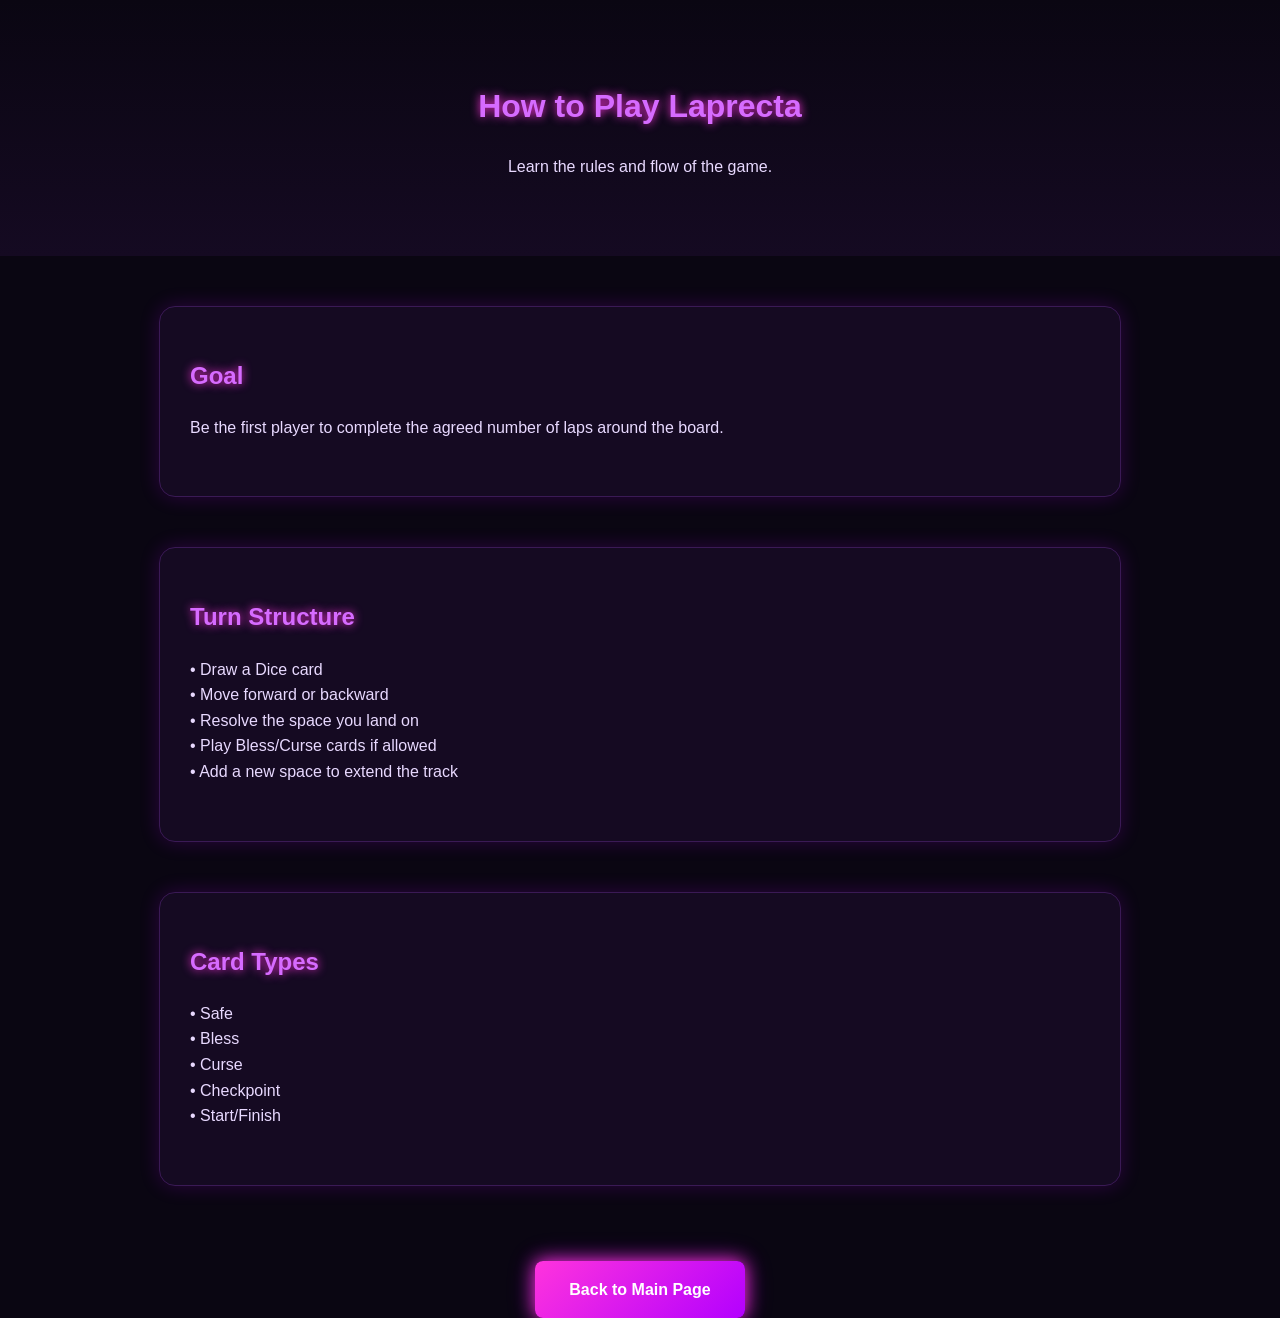
<file: howtoplay.html>
<!DOCTYPE html>
<html lang="en">
<head>
    <meta charset="UTF-8">
    <title>Laprecta – How to Play</title>
    <link rel="stylesheet" href="style.css">
</head>
<body>

<header class="hero">
    <h1>How to Play Laprecta</h1>
    <p class="tagline">Learn the rules and flow of the game.</p>
</header>

<section class="section-card">
    <h2>Goal</h2>
    <p>Be the first player to complete the agreed number of laps around the board.</p>
</section>

<section class="section-card">
    <h2>Turn Structure</h2>
    <p>
        • Draw a Dice card<br>
        • Move forward or backward<br>
        • Resolve the space you land on<br>
        • Play Bless/Curse cards if allowed<br>
        • Add a new space to extend the track
    </p>
</section>

<section class="section-card">
    <h2>Card Types</h2>
    <p>
        • Safe<br>
        • Bless<br>
        • Curse<br>
        • Checkpoint<br>
        • Start/Finish
    </p>
</section>

<section class="center">
    <a href="index.html" class="cta-button">Back to Main Page</a>
</section>

</body>
</html>
</file>
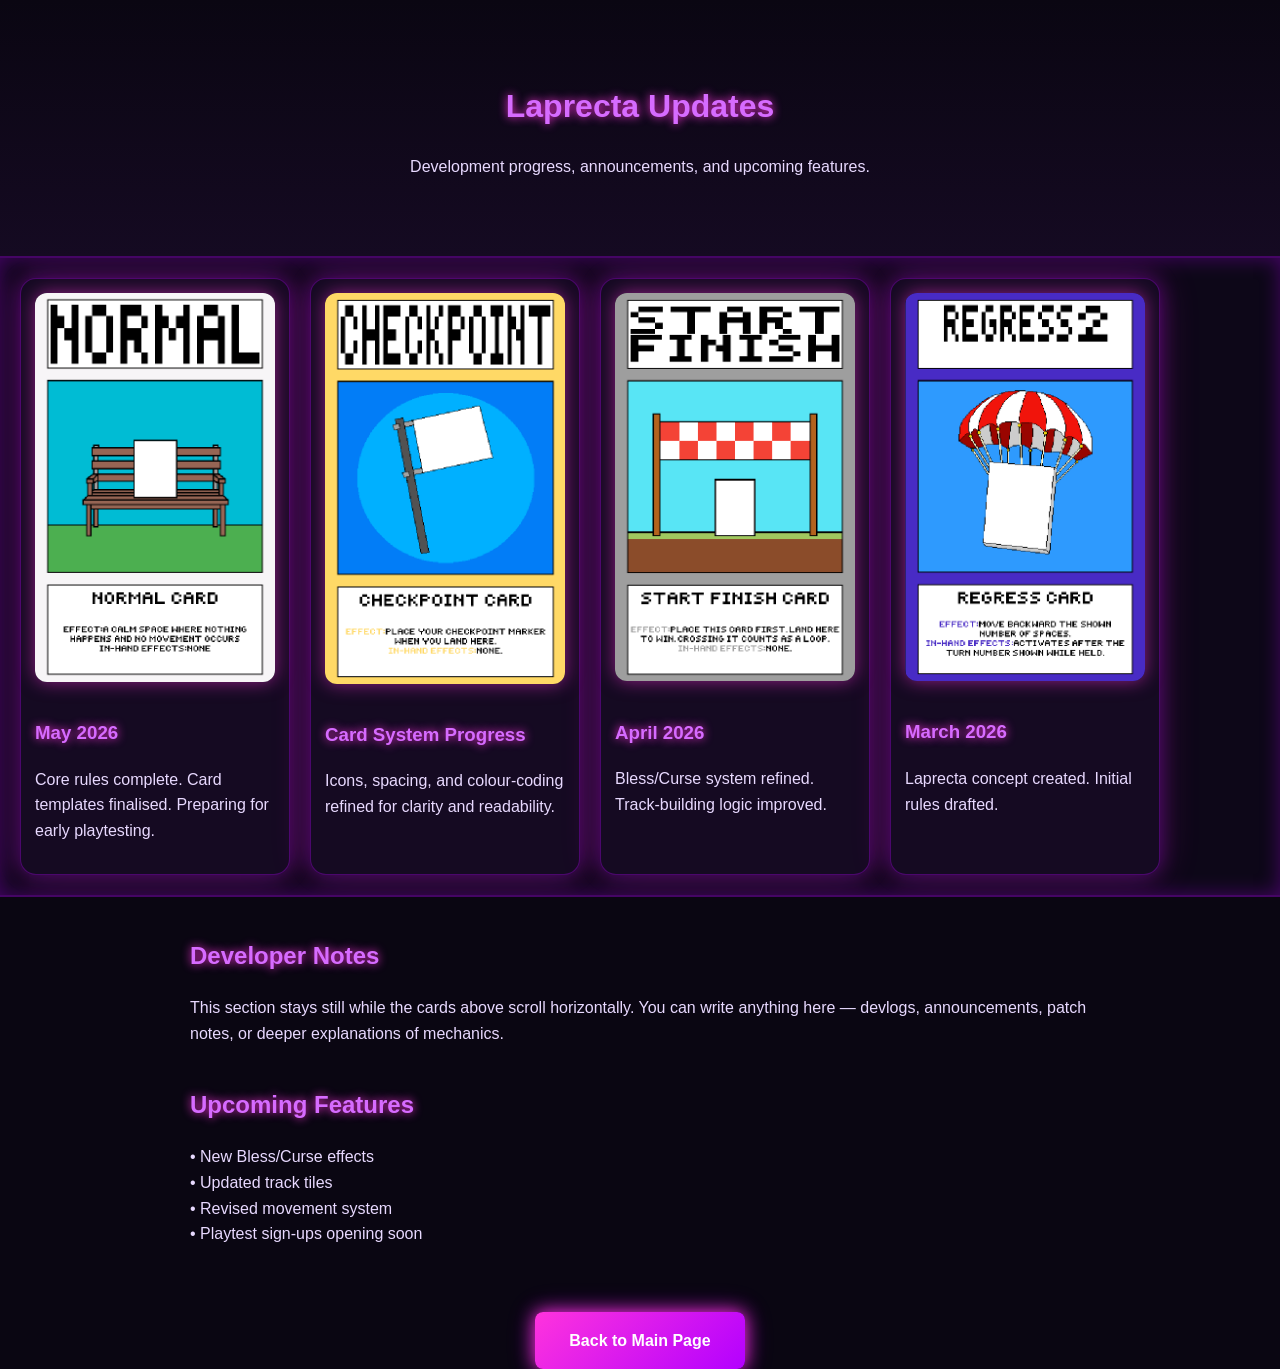
<file: updates.html>
<!DOCTYPE html>
<html lang="en">
<head>
    <meta charset="UTF-8">
    <title>Laprecta – Updates</title>
    <link rel="stylesheet" href="style.css">
</head>
<body>

<header class="hero">
    <h1>Laprecta Updates</h1>
    <p class="tagline">Development progress, announcements, and upcoming features.</p>
</header>

<section class="horizontal-scroll">

    <div class="scroll-card">
        <img src="normal card.png" class="scroll-img">
        <h3>May 2026</h3>
        <p>Core rules complete. Card templates finalised. Preparing for early playtesting.</p>
    </div>

    <div class="scroll-card">
        <img src="Screenshot 2026-05-13 111753.png" class="scroll-img">
        <h3>Card System Progress</h3>
        <p>Icons, spacing, and colour‑coding refined for clarity and readability.</p>
    </div>

    <div class="scroll-card">
        <img src="Screenshot 2026-05-13 111914.png" class="scroll-img">
        <h3>April 2026</h3>
        <p>Bless/Curse system refined. Track‑building logic improved.</p>
    </div>

    <div class="scroll-card">
        <img src="Screenshot 2026-05-13 111659.png" class="scroll-img">
        <h3>March 2026</h3>
        <p>Laprecta concept created. Initial rules drafted.</p>
    </div>

</section>

<section class="content-block">
    <h2>Developer Notes</h2>
    <p>
        This section stays still while the cards above scroll horizontally.
        You can write anything here — devlogs, announcements, patch notes,
        or deeper explanations of mechanics.
    </p>
</section>

<section class="content-block">
    <h2>Upcoming Features</h2>
    <p>
        • New Bless/Curse effects<br>
        • Updated track tiles<br>
        • Revised movement system<br>
        • Playtest sign‑ups opening soon
    </p>
</section>

<section class="center">
    <a href="index.html" class="cta-button">Back to Main Page</a>
</section>

</body>
</html>
</file>
<file: style.css>
/* ===== GLOBAL ===== */
body {
    margin: 0;
    padding: 0;
    background: #0a0612;
    color: #e8d9ff;
    font-family: 'Segoe UI', sans-serif;
    line-height: 1.6;
    overflow-x: hidden;
}

h1, h2, h3 {
    color: #d66bff;
    text-shadow: 0 0 10px #ff33dd;
}

a {
    color: #ff66ee;
    text-decoration: none;
}

/* ===== HERO ===== */
.hero {
    text-align: center;
    padding: 60px 20px;
    background: linear-gradient(to bottom, #0a0612 0%, #150a22 100%);
}

/* ===== HERO (UPGRADED FIRST PAGE) ===== */
.hero-enhanced {
    padding: 80px 20px;
    background: radial-gradient(circle at top, #1a0f2d, #0a0612 70%);
}

.hero-inner {
    max-width: 1100px;
    margin: auto;
    display: flex;
    align-items: center;
    justify-content: space-between;
    gap: 40px;
}

.hero-text {
    max-width: 500px;
}

.hero-image-wrapper {
    flex-shrink: 0;
}

.hero-image-large {
    width: 340px;
    border-radius: 16px;
    box-shadow: 0 0 30px #ff33dd88;
    transition: 0.3s ease;
}

.hero-image-large:hover {
    transform: translateY(-6px) scale(1.03);
    box-shadow: 0 0 40px #ff66eeaa;
}

/* ===== SECTION CARDS ===== */
.section-card {
    max-width: 900px;
    margin: 50px auto;
    padding: 30px 30px 40px;
    background: #150a22;
    border-radius: 16px;
    border: 1px solid #3a1a55;
    box-shadow: 0 0 20px #b300ff33;
    backdrop-filter: blur(4px);
}

/* ===== NEON DIVIDER ===== */
.neon-divider {
    width: 100%;
    height: 2px;
    background: linear-gradient(90deg, transparent, #ff33dd, transparent);
    margin: 40px 0;
    opacity: 0.6;
}

/* ===== VISUAL GRID ===== */
.promo-grid {
    display: grid;
    grid-template-columns: repeat(2, 1fr);
    gap: 20px;
}

.enhanced-grid img {
    width: 100%;
    border-radius: 10px;
    box-shadow: 0 0 14px #ff33dd55;
    transition: 0.3s ease;
}

.enhanced-grid img:hover {
    transform: scale(1.05);
    box-shadow: 0 0 25px #ff66eeaa;
}

/* ===== HORIZONTAL SCROLLER ===== */
.horizontal-scroll {
    display: flex;
    gap: 20px;
    overflow-x: auto;
    padding: 20px;
    scroll-snap-type: x mandatory;
    background: #0d0718;
    border-top: 2px solid #b300ff55;
    border-bottom: 2px solid #b300ff55;
    box-shadow: inset 0 0 20px #b300ff55;
}

.horizontal-scroll::-webkit-scrollbar {
    height: 10px;
    background: #1a0f2d;
}

.horizontal-scroll::-webkit-scrollbar-thumb {
    background: #b300ff;
    border-radius: 10px;
    box-shadow: 0 0 10px #ff33dd;
}

/* ===== CARDS ===== */
.scroll-card {
    flex: 0 0 240px;
    background: #150a22;
    padding: 14px;
    border-radius: 16px;
    border: 1px solid #b300ff55;
    box-shadow: 0 0 20px #b300ff55, 0 0 40px #ff33dd33;
    scroll-snap-align: start;
    white-space: normal;
}

.scroll-img {
    width: 100%;
    height: auto;
    border-radius: 12px;
    margin-bottom: 10px;
    box-shadow: 0 0 18px #ff33dd88;
}

/* ===== CONTENT BLOCK ===== */
.content-block {
    max-width: 900px;
    margin: 40px auto;
    padding: 0 20px;
}

/* ===== BUTTON ===== */
.cta-button {
    display: inline-block;
    padding: 16px 34px;
    background: linear-gradient(135deg, #ff33dd, #b300ff);
    color: #fff;
    font-weight: bold;
    border-radius: 8px;
    margin-top: 25px;
    box-shadow: 0 0 18px #ff33dd, 0 0 28px #b300ff55;
    transition: 0.25s ease;
}

.cta-button:hover {
    transform: translateY(-4px) scale(1.03);
    box-shadow: 0 0 26px #ff66ee, 0 0 40px #cc33ffaa;
}

/* ===== CENTER ===== */
.center {
    text-align: center;
}

/* ===== RESPONSIVE ===== */
@media (max-width: 800px) {
    .hero-inner {
        flex-direction: column;
        text-align: center;
    }

    .hero-image-large {
        width: 260px;
    }

    .scroll-card {
        flex: 0 0 70%;
    }
}
</file>
